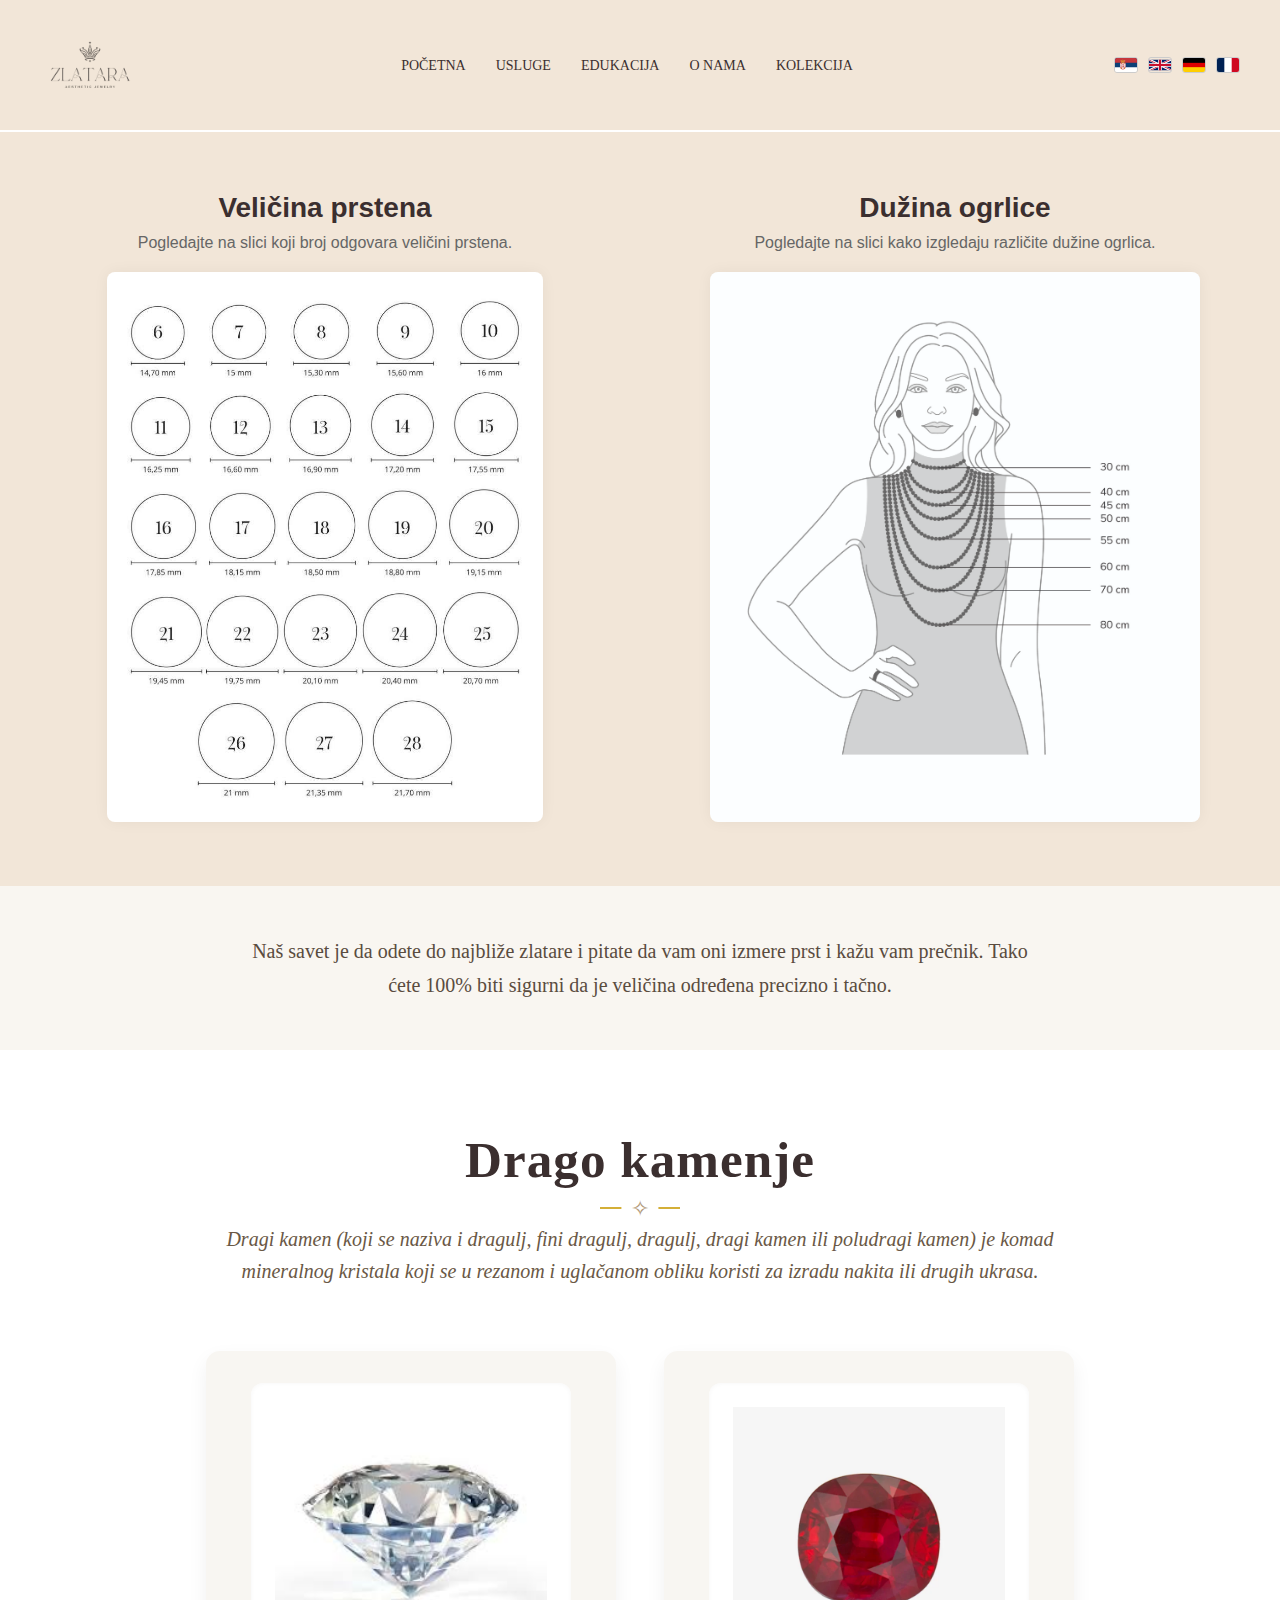
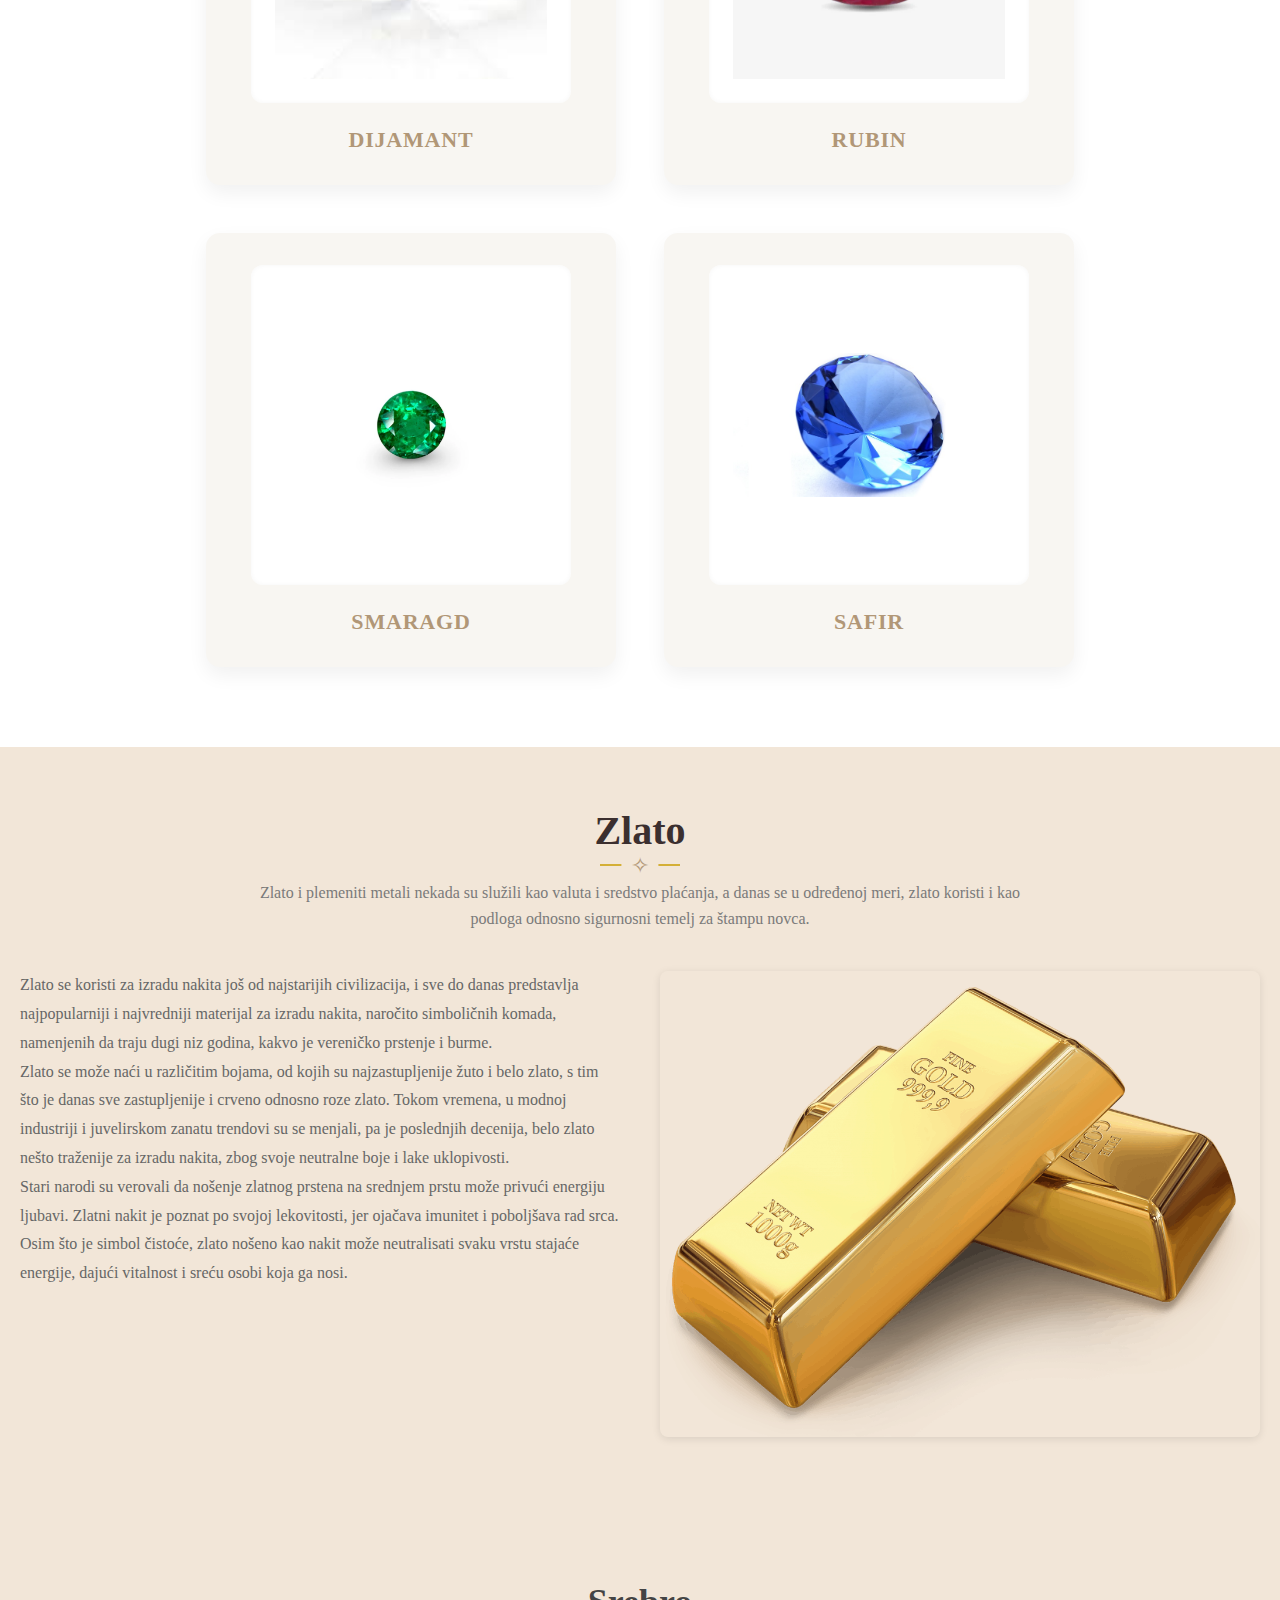
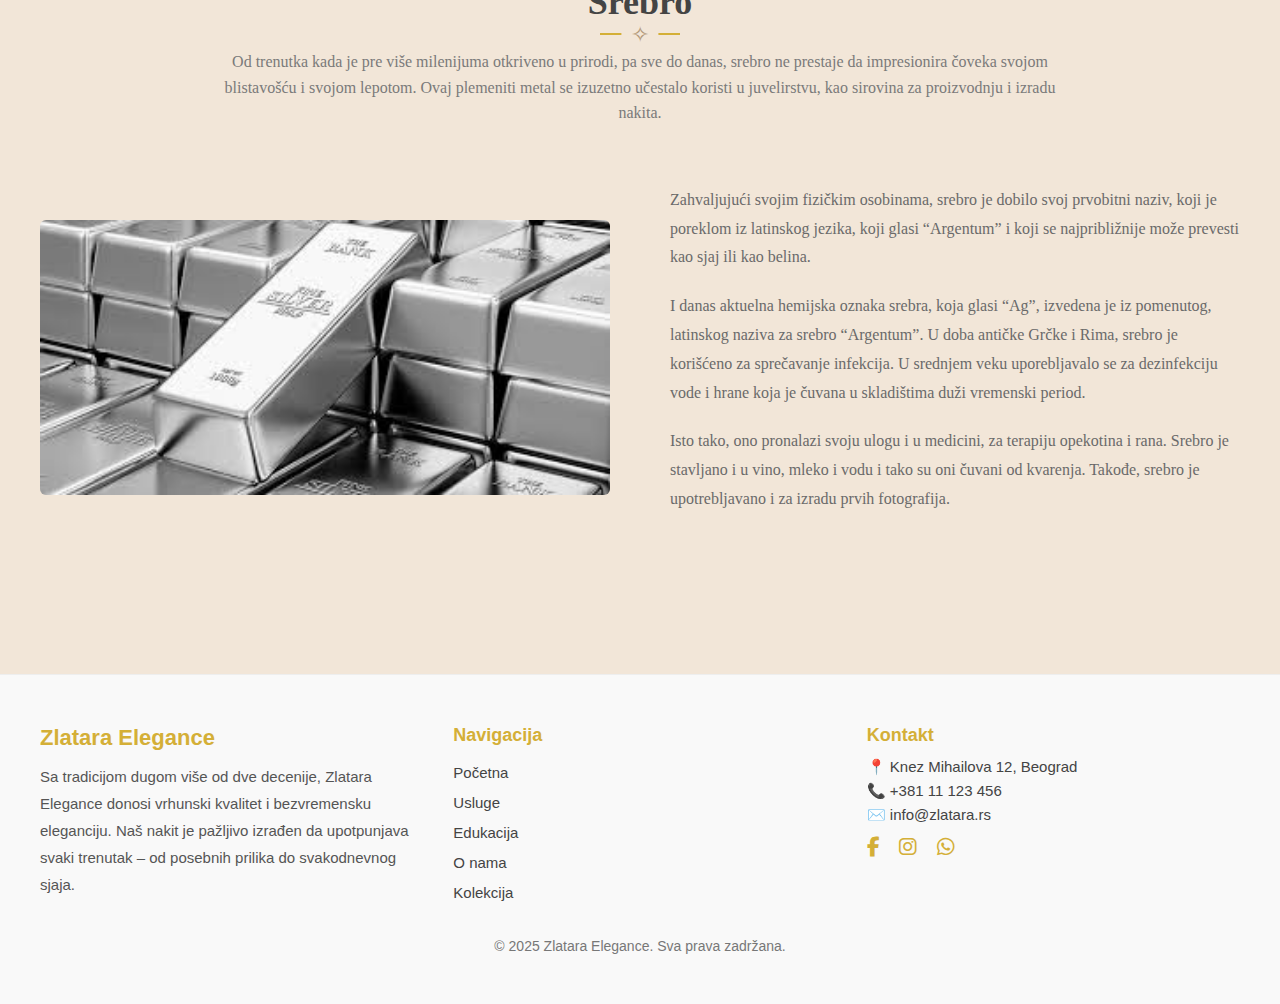
<file: edukacija.html>
<!DOCTYPE html>
<html lang="en">
<head>
    <meta charset="UTF-8">
    <meta name="viewport" content="width=device-width, initial-scale=1.0">
    <link rel="stylesheet" href="edukacija.css">
    <link rel="stylesheet" href="https://cdnjs.cloudflare.com/ajax/libs/font-awesome/6.5.0/css/all.min.css">
    <title>Edukacija</title>
</head>
<body>
      <header class="topbar">
  <div class="logo">
    <img src="Beige_Black_Classic_Elegant_Jewelry_Logo-removebg-preview.png" alt="Zlatara Logo">
  </div>
  <nav class="navbar">
    <ul>
      <li><a href="index.html">POČETNA</a></li>
      <li><a href="usluge.html">USLUGE</a></li>
      <li><a href="edukacija.html">EDUKACIJA</a></li>
      <li><a href="onama.html">O NAMA</a></li>
      <li><a href="proizvodi.html">KOLEKCIJA</a></li>
    </ul>
  </nav>

  <!-- HAMBURGER (sklonićemo ga CSS-om na desktopu) -->
  <div class="hamburger" aria-label="meni" title="meni">
    <i class="fas fa-bars"></i>
  </div>

  <div class="language-switcher">
    <img src="zastava srbija.svg" onclick="translateLanguage('sr')" alt="Srpski">
    <img src="zastava velike britanije.svg" onclick="translateLanguage('en')" alt="English">
    <img src="zastava nemacka.webp" onclick="translateLanguage('de')" alt="Deutsch">
    <img src="zastava francuske.png" onclick="translateLanguage('fr')" alt="Français">
  </div>

</header>







<section class="size-guide-section">
  <div class="size-guide-container">
    
    <div class="size-item">
      <h2>Veličina prstena</h2>
      <p>Pogledajte na slici koji broj odgovara veličini prstena.</p>
      <img src="velicina prstena.jpeg" alt="Tabela veličina prstena">
    </div>

    <div class="size-item">
      <h2>Dužina ogrlice</h2>
      <p>Pogledajte na slici kako izgledaju različite dužine ogrlica.</p>
      <img src="duzina ogrlice.jpg" alt="Tabela dužine ogrlica">
    </div>

  </div>
</section>




<section class="ring-size-advice">
  <div class="container">
    <p>
      Naš savet je da odete do najbliže zlatare i pitate da vam oni izmere prst i kažu vam prečnik. Tako ćete 100% biti sigurni da je veličina određena precizno i tačno.
    </p>
  </div>
</section>

<section class="gemstones-section">
  <h2 class="section-title">Drago kamenje</h2>
  <div class="section-divider" ><span class="icon"style="background-color: white;">✧</span></div>
  <p class="section-subtitle">
    Dragi kamen (koji se naziva i dragulj, fini dragulj, dragulj, dragi kamen ili poludragi kamen) je komad mineralnog kristala koji se u rezanom i uglačanom obliku koristi za izradu nakita ili drugih ukrasa.
  </p>
  <div class="gemstone-gallery">
    <div class="gemstone-item">
      <img src="dijamant.jpg" alt="Dijamant">
      <p>Dijamant</p>
    </div>
    <div class="gemstone-item">
      <img src="rubin.webp" alt="Rubin">
      <p>Rubin</p>
    </div>
    <div class="gemstone-item">
      <img src="smaragd.webp" alt="Smaragd">
      <p>Smaragd</p>
    </div>
    <div class="gemstone-item">
      <img src="safir.jpg" alt="Safir">
      <p>Safir</p>
    </div>
  </div>
</section>



<section class="gold-section">
  <div class="section-header">
    <h2>Zlato</h2>
    <div class="section-divider"><span class="icon">✧</span></div>
    <p>Zlato i plemeniti metali nekada su služili kao valuta i sredstvo plaćanja, a danas se u određenoj meri, zlato koristi i kao podloga odnosno sigurnosni temelj za štampu novca.</p>
  </div>
  
  <div class="gold-content">
    <div class="gold-text">
      <p>Zlato se koristi za izradu nakita još od najstarijih civilizacija, i sve do danas predstavlja najpopularniji i najvredniji materijal za izradu nakita, naročito simboličnih komada, namenjenih da traju dugi niz godina, kakvo je vereničko prstenje i burme.</p>

      <p>Zlato se može naći u različitim bojama, od kojih su najzastupljenije žuto i belo zlato, s tim što je danas sve zastupljenije i crveno odnosno roze zlato. Tokom vremena, u modnoj industriji i juvelirskom zanatu trendovi su se menjali, pa je poslednjih decenija, belo zlato nešto traženije za izradu nakita, zbog svoje neutralne boje i lake uklopivosti.</p>

      <p>Stari narodi su verovali da nošenje zlatnog prstena na srednjem prstu može privući energiju ljubavi. Zlatni nakit je poznat po svojoj lekovitosti, jer ojačava imunitet i poboljšava rad srca. Osim što je simbol čistoće, zlato nošeno kao nakit može neutralisati svaku vrstu stajaće energije, dajući vitalnost i sreću osobi koja ga nosi.</p>
    </div>

    <div class="gold-image">
      <img src="zlato.png" alt="Zlatne kuglice">
    </div>
  </div>
</section>

<section class="metal-section">
  <div class="metal-heading">
    <h2>Srebro</h2>
    <div class="section-divider"><span class="icon">✧</span></div>
    <p class="subtitle">
      Od trenutka kada je pre više milenijuma otkriveno u prirodi, pa sve do danas, srebro ne prestaje da impresionira čoveka svojom blistavošću i svojom lepotom. Ovaj plemeniti metal se izuzetno učestalo koristi u juvelirstvu, kao sirovina za proizvodnju i izradu nakita.
    </p>
  </div>

  <div class="metal-content reverse">
    <div class="metal-image">
      <img src="srebro.jpg" alt="Srebro">
    </div>
    <div class="metal-text">
      <p>
        Zahvaljujući svojim fizičkim osobinama, srebro je dobilo svoj prvobitni naziv, koji je poreklom iz latinskog jezika, koji glasi “Argentum” i koji se najpribližnije može prevesti kao sjaj ili kao belina.
      </p>
      <p>
        I danas aktuelna hemijska oznaka srebra, koja glasi “Ag”, izvedena je iz pomenutog, latinskog naziva za srebro “Argentum”. U doba antičke Grčke i Rima, srebro je korišćeno za sprečavanje infekcija. U srednjem veku uporebljavalo se za dezinfekciju vode i hrane koja je čuvana u skladištima duži vremenski period.
      </p>
      <p>
        Isto tako, ono pronalazi svoju ulogu i u medicini, za terapiju opekotina i rana. Srebro je stavljano i u vino, mleko i vodu i tako su oni čuvani od kvarenja. Takođe, srebro je upotrebljavano i za izradu prvih fotografija.
      </p>
    </div>
  </div>
</section>



<!-- FOOTER -->
<footer style="background-color: #f9f9f9; color: #444; padding: 50px 20px; margin-top: 60px; border-top: 1px solid #eee; font-family: 'Segoe UI', sans-serif;">
  <div style="max-width: 1200px; margin: auto; display: flex; flex-wrap: wrap; justify-content: space-between; gap: 40px;">

    <!-- Logo i opis -->
    <div style="flex: 1; min-width: 260px;">
      <h2 style="color: #d4af37; margin-bottom: 12px; font-size: 22px;">Zlatara Elegance</h2>
      <p style="font-size: 15px; line-height: 1.8; color:#555;">
        Sa tradicijom dugom više od dve decenije, Zlatara Elegance donosi vrhunski kvalitet i bezvremensku
        eleganciju. Naš nakit je pažljivo izrađen da upotpunjava svaki trenutak – od posebnih prilika do svakodnevnog sjaja.
      </p>
    </div>

    <!-- Navigacija -->
    <div style="flex: 1; min-width: 200px;">
      <h3 style="color: #d4af37; margin-bottom: 12px; font-size: 18px;">Navigacija</h3>
      <ul style="list-style: none; padding: 0; font-size: 15px; line-height: 2;">
        <li><a href="index.html" style="color: #444; text-decoration: none;">Početna</a></li>
        <li><a href="usluge.html" style="color: #444; text-decoration: none;">Usluge</a></li>
        <li><a href="edukacija.html" style="color: #444; text-decoration: none;">Edukacija</a></li>
        <li><a href="onama.html" style="color: #444; text-decoration: none;">O nama</a></li>
        <li><a href="proizvodi.html" style="color: #444; text-decoration: none;">Kolekcija</a></li>
        
        
      </ul>
    </div>

    <!-- Kontakt i društvene mreže -->
    <div style="flex: 1; min-width: 240px;">
      <h3 style="color: #d4af37; margin-bottom: 12px; font-size: 18px;">Kontakt</h3>
      <p style="font-size: 15px; margin: 6px 0;">📍 Knez Mihailova 12, Beograd</p>
      <p style="font-size: 15px; margin: 6px 0;">📞 +381 11 123 456</p>
      <p style="font-size: 15px; margin: 6px 0;">✉️ info@zlatara.rs</p>
      <div style="margin-top: 12px; font-size: 20px;">
        <a href="#" style="margin-right: 14px; color: #d4af37; transition: 0.3s;"><i class="fab fa-facebook-f"></i></a>
        <a href="#" style="margin-right: 14px; color: #d4af37; transition: 0.3s;"><i class="fab fa-instagram"></i></a>
        <a href="#" style="margin-right: 14px; color: #d4af37; transition: 0.3s;"><i class="fab fa-whatsapp"></i></a>
      </div>
    </div>
  </div>

  <div style="text-align: center; margin-top: 30px; font-size: 14px; color: #777;">
    © 2025 Zlatara Elegance. Sva prava zadržana.
  </div>
</footer>
<!-- Google Translate skriveni element -->
  <div id="google_translate_element" style="display:none;"></div>
  <script type="text/javascript">
    function googleTranslateElementInit() {
      new google.translate.TranslateElement({
        pageLanguage: 'sr',
        autoDisplay: false
      }, 'google_translate_element');
    }

    /*function translateLanguage(lang) {
      var select = document.querySelector(".goog-te-combo");
      if (select) {
        select.value = lang;
        select.dispatchEvent(new Event("change"));
      }
    }*/
   function translateLanguage(lang) {
  // Sačuvaj izbor jezika u localStorage
  localStorage.setItem('selectedLanguage', lang);

  if (lang === 'sr') {
    // Vrati originalan tekst (ukloni prevod)
    document.cookie = "googtrans=;expires=Thu, 01 Jan 1970 00:00:00 UTC;path=/;";
    location.reload(); 
  } else {
    // Pokreni prevod
    var select = document.querySelector(".goog-te-combo");
    if (select) {
      select.value = lang;
      select.dispatchEvent(new Event("change"));
    }
  }
}
// Pri učitavanju stranice: automatski primeni jezik iz localStorage
document.addEventListener('DOMContentLoaded', () => {
  const savedLang = localStorage.getItem('selectedLanguage') || 'sr';
  if (savedLang !== 'sr') {
    var select = document.querySelector(".goog-te-combo");
    if (select) {
      select.value = savedLang;
      select.dispatchEvent(new Event("change"));
    }
  }
});

  </script>
  <script type="text/javascript" src="//translate.google.com/translate_a/element.js?cb=googleTranslateElementInit"></script>
<!-- MALI JS za hamburger i auto-zatvaranje pri resize-u -->
<script>
  (function(){
    const hamburger = document.querySelector('.hamburger');
    const navbar = document.querySelector('.navbar');

    if (!hamburger || !navbar) return;

    hamburger.addEventListener('click', () => {
      navbar.classList.toggle('active');
      // kada se otvori meni, pomeri language-switcher u meni (stilovi u CSS)
      document.body.classList.toggle('menu-open');
    });

    // zatvori meni kad se klikne na link (mobilno)
    navbar.querySelectorAll('a').forEach(a => {
      a.addEventListener('click', () => {
        if (navbar.classList.contains('active')) {
          navbar.classList.remove('active');
          document.body.classList.remove('menu-open');
        }
      });
    });

    // na resize > 768 ukloni active (vrati desktop ponašanje)
    window.addEventListener('resize', () => {
      if (window.innerWidth > 768) {
        navbar.classList.remove('active');
        document.body.classList.remove('menu-open');
      }
    });
  })();
</script>
</body>

</html>
</file>
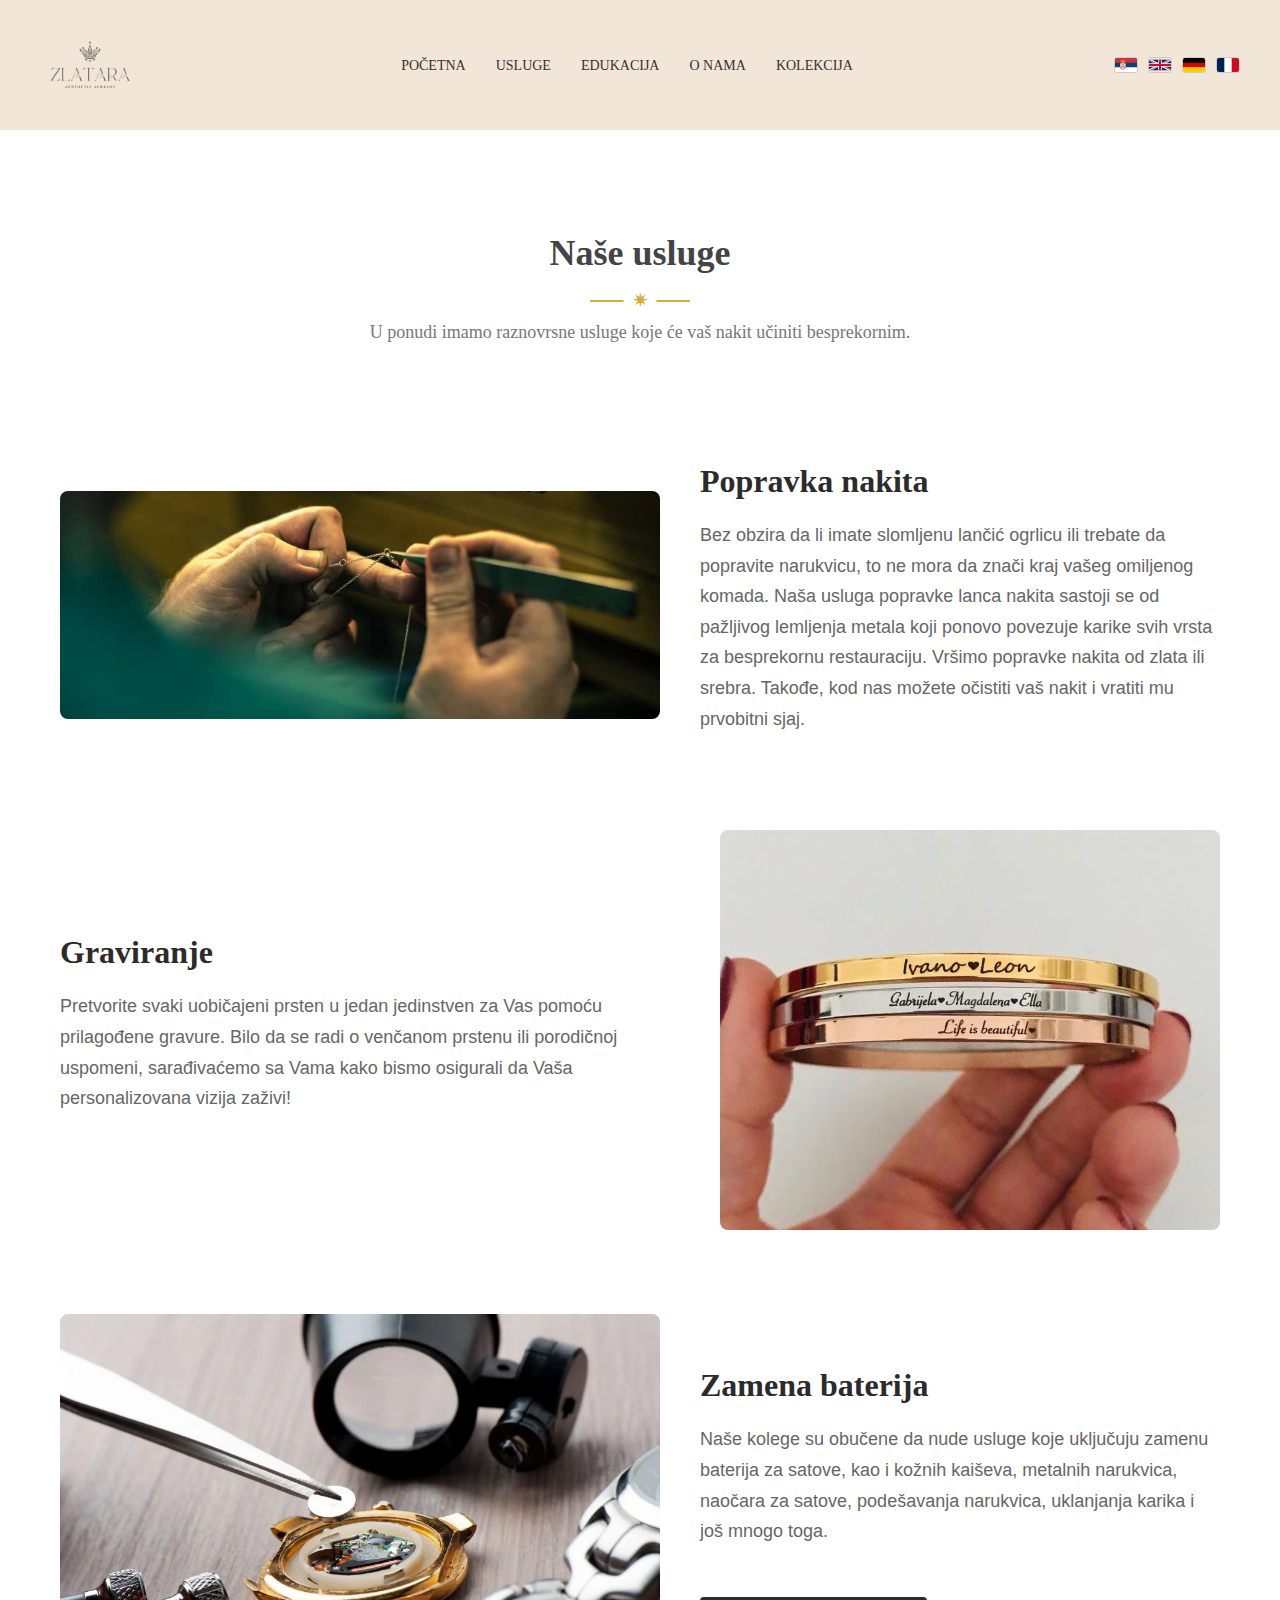
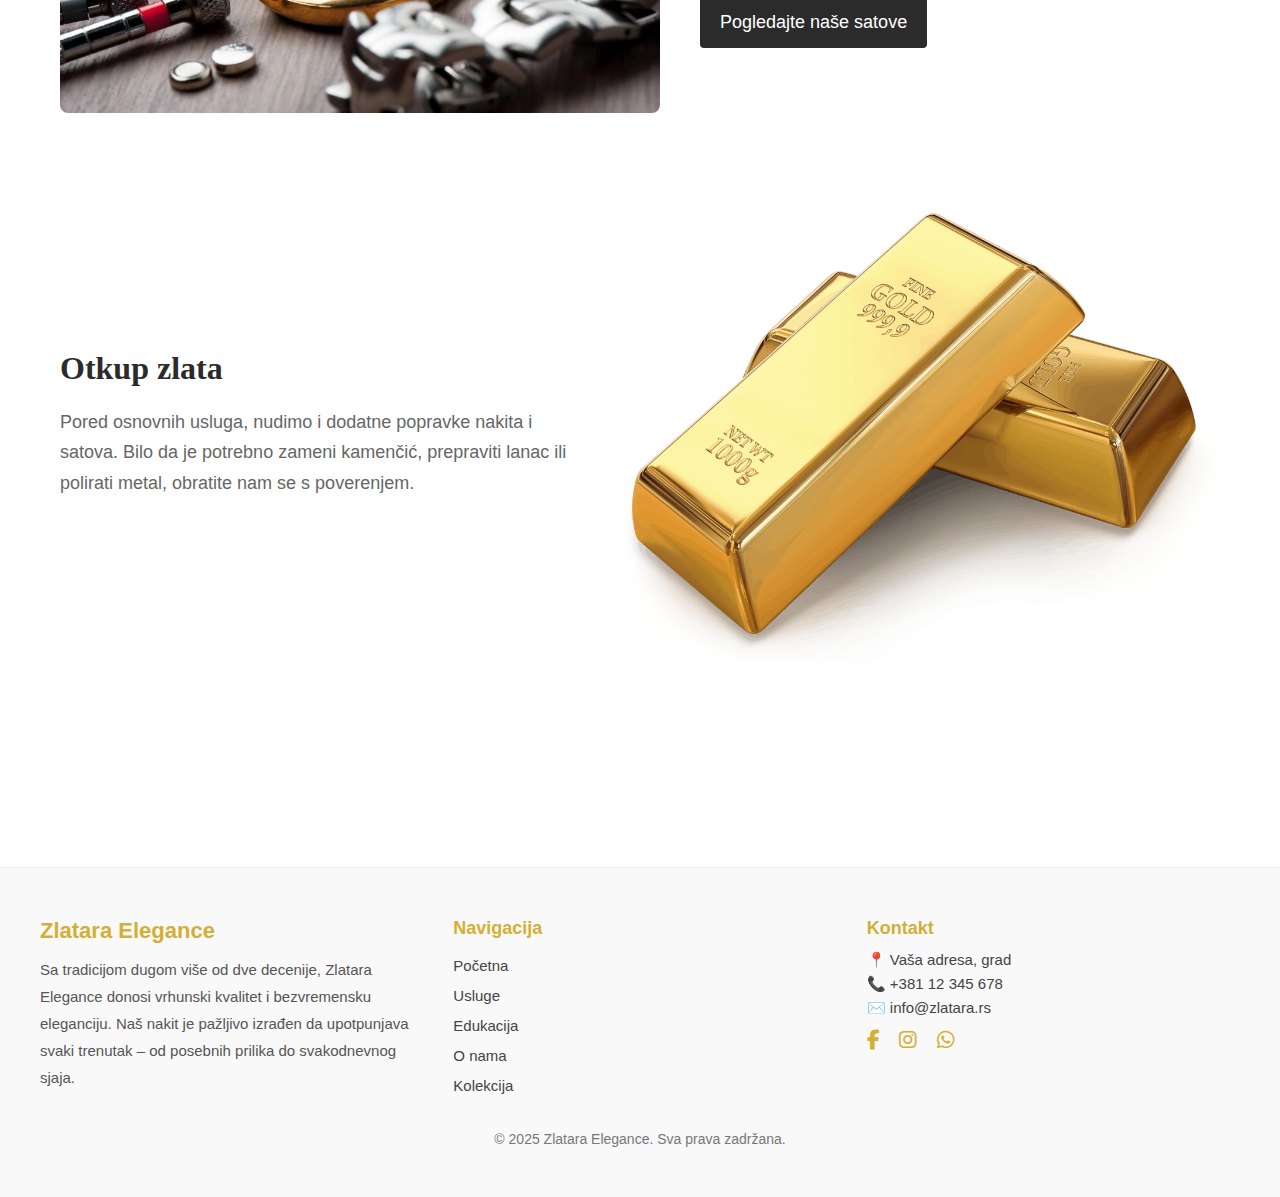
<file: usluge.html>
<!DOCTYPE html>
<html lang="en">
<head>
    <meta charset="UTF-8">
    <meta name="viewport" content="width=device-width, initial-scale=1.0">
    <link rel="stylesheet" href="https://cdnjs.cloudflare.com/ajax/libs/font-awesome/6.5.0/css/all.min.css">
    <link rel="stylesheet" href="usluge.css">
    <title>Naše usluge</title>
</head>
<body>
    <header class="topbar">
  <div class="logo">
    <img src="Beige_Black_Classic_Elegant_Jewelry_Logo-removebg-preview.png" alt="Zlatara Logo">
  </div>
  <nav class="navbar">
    <ul>
      <li><a href="index.html">POČETNA</a></li>
      <li><a href="usluge.html">USLUGE</a></li>
      <li><a href="edukacija.html">EDUKACIJA</a></li>
      <li><a href="onama.html">O NAMA</a></li>
      <li><a href="proizvodi.html">KOLEKCIJA</a></li>
    </ul>
  </nav>

  <!-- HAMBURGER (sklonićemo ga CSS-om na desktopu) -->
  <div class="hamburger" aria-label="meni" title="meni">
    <i class="fas fa-bars"></i>
  </div>

  <div class="language-switcher">
    <img src="zastava srbija.svg" onclick="translateLanguage('sr')" alt="Srpski">
    <img src="zastava velike britanije.svg" onclick="translateLanguage('en')" alt="English">
    <img src="zastava nemacka.webp" onclick="translateLanguage('de')" alt="Deutsch">
    <img src="zastava francuske.png" onclick="translateLanguage('fr')" alt="Français">
  </div>

</header>


<div class="section-heading">
  <h2>Naše usluge</h2>
  <div class="section-divider"><span>✷</span></div>
  <p>U ponudi imamo raznovrsne usluge koje će vaš nakit učiniti besprekornim.</p>
</div>








<section class="services-section">
  <div class="service-block">
    <div class="service-image">
      <img src="popravka nakita.webp" alt="Popravka nakita">
    </div>
    <div class="service-text">
      <h2>Popravka nakita</h2>
      <p>
        Bez obzira da li imate slomljenu lančić ogrlicu ili trebate da popravite narukvicu, to ne mora da znači kraj vašeg omiljenog komada.
        Naša usluga popravke lanca nakita sastoji se od pažljivog lemljenja metala koji ponovo povezuje karike svih vrsta za besprekornu restauraciju.
        Vršimo popravke nakita od zlata ili srebra. Takođe, kod nas možete očistiti vaš nakit i vratiti mu prvobitni sjaj.
      </p>
    </div>
  </div>

  <div class="service-block reverse">
    <div class="service-image">
      <img src="graviranje.jpg" alt="Graviranje">
    </div>
    <div class="service-text">
      <h2>Graviranje</h2>
      <p>
        Pretvorite svaki uobičajeni prsten u jedan jedinstven za Vas pomoću prilagođene gravure. 
        Bilo da se radi o venčanom prstenu ili porodičnoj uspomeni, sarađivaćemo sa Vama kako bismo osigurali da Vaša personalizovana vizija zaživi!
      </p>
    </div>
  </div>

  <div class="service-block">
    <div class="service-image">
      <img src="menjanje baterija.webp" alt="Zamena baterija">
    </div>
    <div class="service-text">
      <h2>Zamena baterija</h2>
      <p>
        Naše kolege su obučene da nude usluge koje uključuju zamenu baterija za satove, kao i kožnih kaiševa, metalnih narukvica, naočara za satove, podešavanja narukvica, uklanjanja karika i još mnogo toga.
        <br><br>
        <a class="button-link" href="#satovi">Pogledajte naše satove</a>
      </p>
    </div>
  </div>

  <div class="service-block reverse">
    <div class="service-image">
      <img src="zlato.png" alt="Dodatne usluge">
    </div>
    <div class="service-text">
      <h2>Otkup zlata</h2>
      <p>
        Pored osnovnih usluga, nudimo i dodatne popravke nakita i satova. Bilo da je potrebno zameni kamenčić, prepraviti lanac ili polirati metal, obratite nam se s poverenjem.
      </p>
    </div>
  </div>
</section>










<!-- FOOTER -->
<footer style="background-color: #f9f9f9; color: #444; padding: 50px 20px; margin-top: 60px; border-top: 1px solid #eee; font-family: 'Segoe UI', sans-serif;">
  <div style="max-width: 1200px; margin: auto; display: flex; flex-wrap: wrap; justify-content: space-between; gap: 40px;">

    <!-- Logo i opis -->
    <div style="flex: 1; min-width: 260px;">
      <h2 style="color: #d4af37; margin-bottom: 12px; font-size: 22px;">Zlatara Elegance</h2>
      <p style="font-size: 15px; line-height: 1.8; color:#555;">
        Sa tradicijom dugom više od dve decenije, Zlatara Elegance donosi vrhunski kvalitet i bezvremensku
        eleganciju. Naš nakit je pažljivo izrađen da upotpunjava svaki trenutak – od posebnih prilika do svakodnevnog sjaja.
      </p>
    </div>

    <!-- Navigacija -->
    <div style="flex: 1; min-width: 200px;">
      <h3 style="color: #d4af37; margin-bottom: 12px; font-size: 18px;">Navigacija</h3>
      <ul style="list-style: none; padding: 0; font-size: 15px; line-height: 2;">
        <li><a href="index.html" style="color: #444; text-decoration: none;">Početna</a></li>
        <li><a href="usluge.html" style="color: #444; text-decoration: none;">Usluge</a></li>
        <li><a href="edukacija.html" style="color: #444; text-decoration: none;">Edukacija</a></li>
        <li><a href="onama.html" style="color: #444; text-decoration: none;">O nama</a></li>
        <li><a href="proizvodi.html" style="color: #444; text-decoration: none;">Kolekcija</a></li>
        
        
      </ul>
    </div>

    <!-- Kontakt i društvene mreže -->
    <div style="flex: 1; min-width: 240px;">
      <h3 style="color: #d4af37; margin-bottom: 12px; font-size: 18px;">Kontakt</h3>
      <p style="font-size: 15px; margin: 6px 0;">📍 Vaša adresa, grad</p>
      <p style="font-size: 15px; margin: 6px 0;">📞 +381 12 345 678</p>
      <p style="font-size: 15px; margin: 6px 0;">✉️ info@zlatara.rs</p>
      <div style="margin-top: 12px; font-size: 20px;">
        <a href="#" style="margin-right: 14px; color: #d4af37; transition: 0.3s;"><i class="fab fa-facebook-f"></i></a>
        <a href="#" style="margin-right: 14px; color: #d4af37; transition: 0.3s;"><i class="fab fa-instagram"></i></a>
        <a href="#" style="margin-right: 14px; color: #d4af37; transition: 0.3s;"><i class="fab fa-whatsapp"></i></a>
      </div>
    </div>
  </div>

  <div style="text-align: center; margin-top: 30px; font-size: 14px; color: #777;">
    © 2025 Zlatara Elegance. Sva prava zadržana.
  </div>
</footer>
<!-- Google Translate skriveni element -->
  <div id="google_translate_element" style="display:none;"></div>
  <script type="text/javascript">
    function googleTranslateElementInit() {
      new google.translate.TranslateElement({
        pageLanguage: 'sr',
        autoDisplay: false
      }, 'google_translate_element');
    }

    /*function translateLanguage(lang) {
      var select = document.querySelector(".goog-te-combo");
      if (select) {
        select.value = lang;
        select.dispatchEvent(new Event("change"));
      }
    }*/
   function translateLanguage(lang) {
  // Sačuvaj izbor jezika u localStorage
  localStorage.setItem('selectedLanguage', lang);

  if (lang === 'sr') {
    // Vrati originalan tekst (ukloni prevod)
    document.cookie = "googtrans=;expires=Thu, 01 Jan 1970 00:00:00 UTC;path=/;";
    location.reload(); 
  } else {
    // Pokreni prevod
    var select = document.querySelector(".goog-te-combo");
    if (select) {
      select.value = lang;
      select.dispatchEvent(new Event("change"));
    }
  }
}
// Pri učitavanju stranice: automatski primeni jezik iz localStorage
document.addEventListener('DOMContentLoaded', () => {
  const savedLang = localStorage.getItem('selectedLanguage') || 'sr';
  if (savedLang !== 'sr') {
    var select = document.querySelector(".goog-te-combo");
    if (select) {
      select.value = savedLang;
      select.dispatchEvent(new Event("change"));
    }
  }
});

  </script>
  <script type="text/javascript" src="//translate.google.com/translate_a/element.js?cb=googleTranslateElementInit"></script>
<script>
  (function(){
    const hamburger = document.querySelector('.hamburger');
    const navbar = document.querySelector('.navbar');

    if (!hamburger || !navbar) return;

    hamburger.addEventListener('click', () => {
      navbar.classList.toggle('active');
      // kada se otvori meni, pomeri language-switcher u meni (stilovi u CSS)
      document.body.classList.toggle('menu-open');
    });

    // zatvori meni kad se klikne na link (mobilno)
    navbar.querySelectorAll('a').forEach(a => {
      a.addEventListener('click', () => {
        if (navbar.classList.contains('active')) {
          navbar.classList.remove('active');
          document.body.classList.remove('menu-open');
        }
      });
    });

    // na resize > 768 ukloni active (vrati desktop ponašanje)
    window.addEventListener('resize', () => {
      if (window.innerWidth > 768) {
        navbar.classList.remove('active');
        document.body.classList.remove('menu-open');
      }
    });
  })();
</script>
<script>
  (function(){
    const hamburger = document.querySelector('.hamburger');
    const navbar = document.querySelector('.navbar');

    if (!hamburger || !navbar) return;

    hamburger.addEventListener('click', () => {
      navbar.classList.toggle('active');
      // kada se otvori meni, pomeri language-switcher u meni (stilovi u CSS)
      document.body.classList.toggle('menu-open');
    });

    // zatvori meni kad se klikne na link (mobilno)
    navbar.querySelectorAll('a').forEach(a => {
      a.addEventListener('click', () => {
        if (navbar.classList.contains('active')) {
          navbar.classList.remove('active');
          document.body.classList.remove('menu-open');
        }
      });
    });

    // na resize > 768 ukloni active (vrati desktop ponašanje)
    window.addEventListener('resize', () => {
      if (window.innerWidth > 768) {
        navbar.classList.remove('active');
        document.body.classList.remove('menu-open');
      }
    });
  })();
</script>
<script>
  (function(){
    const hamburger = document.querySelector('.hamburger');
    const navbar = document.querySelector('.navbar');

    if (!hamburger || !navbar) return;

    hamburger.addEventListener('click', () => {
      navbar.classList.toggle('active');
      // kada se otvori meni, pomeri language-switcher u meni (stilovi u CSS)
      document.body.classList.toggle('menu-open');
    });

    // zatvori meni kad se klikne na link (mobilno)
    navbar.querySelectorAll('a').forEach(a => {
      a.addEventListener('click', () => {
        if (navbar.classList.contains('active')) {
          navbar.classList.remove('active');
          document.body.classList.remove('menu-open');
        }
      });
    });

    // na resize > 768 ukloni active (vrati desktop ponašanje)
    window.addEventListener('resize', () => {
      if (window.innerWidth > 768) {
        navbar.classList.remove('active');
        document.body.classList.remove('menu-open');
      }
    });
  })();
</script>
<script>
/* Robust overlay-based language switcher */
(function(){
  function safeQuery(sel){ return document.querySelector(sel); }

  function init() {
    const lang = safeQuery('.language-switcher');
    if (!lang) {
      console.warn('[LangOverlay] .language-switcher not found');
      return;
    }

    // Napravi toggle ako ga nema
    let toggle = lang.querySelector('.lang-toggle-badge');
    if (!toggle) {
      toggle = document.createElement('button');
      toggle.className = 'lang-toggle-badge';
      toggle.type = 'button';
      toggle.setAttribute('aria-label','Promeni jezik');
      toggle.innerHTML = '<i class="fas fa-globe"></i>';
      lang.prepend(toggle);
    }

    let overlay = null;

    // Helper: ekstraktuj kod jezika iz originalnog img onclick ili data-lang
    function getLangCodeFromImg(img) {
      if (!img) return null;
      const onclick = img.getAttribute('onclick') || '';
      const m = onclick.match(/translateLanguage\(['"]?([a-z]{2})['"]?\)/i);
      if (m) return m[1];
      if (img.dataset && img.dataset.lang) return img.dataset.lang;
      // fallback: pokušaj iz url-a (npr. /w20/rs.png -> rs)
      try {
        const src = img.getAttribute('src') || '';
        const code = src.replace(/.*\/([a-z]{2})\.(png|webp|jpg|jpeg)$/i, '$1');
        if (code && code.length===2) return code;
      } catch(e){}
      return null;
    }

    function buildOverlay() {
      // ukloni postojeći ako postoji
      if (overlay) overlay.remove();

      overlay = document.createElement('div');
      overlay.className = 'lang-overlay';
      // kloniraj sve zastavice iz originalnog .language-switcher (osim toggle dugmeta)
      const imgs = Array.from(lang.querySelectorAll('img'));
      if (imgs.length === 0) {
        // fallback: ako nema zastavica, ukloni overlay
        return null;
      }
      imgs.forEach((img) => {
        const clone = document.createElement('img');
        clone.src = img.src;
        clone.alt = img.alt || '';
        // sačuvaj eventualni data-lang ako postoji
        const code = getLangCodeFromImg(img);
        if (code) clone.dataset.lang = code;
        // klik handler za clone
        clone.addEventListener('click', function(e){
          e.stopPropagation();
          const c = clone.dataset.lang || getLangCodeFromImg(img);
          if (c) {
            try { translateLanguage(c); } catch(err){ console.warn('translateLanguage not found', err); }
          }
          removeOverlay();
        });
        overlay.appendChild(clone);
      });

      // append overlay to body
      document.body.appendChild(overlay);
      return overlay;
    }

    function removeOverlay() {
      if (!overlay) return;
      overlay.remove();
      overlay = null;
      // restore focus on toggle
      toggle.focus();
    }

    function positionOverlay() {
      if (!overlay) return;
      const rect = toggle.getBoundingClientRect();
      const dropdownRect = overlay.getBoundingClientRect();
      const dropdownHeight = overlay.scrollHeight || dropdownRect.height;
      const spaceBelow = window.innerHeight - rect.bottom;
      const spaceAbove = rect.top;

      // preferiraj ispod
      if (spaceBelow >= dropdownHeight + 12) {
        overlay.style.position = 'fixed';
        overlay.style.top = (rect.bottom + 8) + 'px';
        overlay.style.left = Math.max(8, rect.left) + 'px';
        overlay.style.bottom = '';
      } else if (spaceAbove >= dropdownHeight + 12) {
        overlay.style.position = 'fixed';
        overlay.style.left = Math.max(8, rect.left) + 'px';
        overlay.style.bottom = (window.innerHeight - rect.top + 8) + 'px';
        overlay.style.top = '';
      } else {
        // fallback - pozicioniraj ispod i dozvoli skrolovanje u overlayu
        overlay.style.position = 'fixed';
        overlay.style.top = (rect.bottom + 8) + 'px';
        overlay.style.left = Math.max(8, rect.left) + 'px';
        overlay.style.bottom = '';
      }

      // osiguraj da overlay ne prelazi desno
      const rr = overlay.getBoundingClientRect();
      const overflowRight = rr.right - window.innerWidth;
      if (overflowRight > 8) {
        const newLeft = Math.max(8, rect.left - overflowRight - 8);
        overlay.style.left = newLeft + 'px';
      }
    }

    // toggle click
    function onToggle(e){
      e.stopPropagation();
      if (overlay) { removeOverlay(); return; }
      buildOverlay();
      requestAnimationFrame(() => positionOverlay());
    }
    toggle.addEventListener('click', onToggle);
    toggle.addEventListener('touchstart', function(e){ e.preventDefault(); onToggle(e); }, {passive:false});

    // klik izvan overlay -> zatvori
    document.addEventListener('click', function(ev){
      if (!overlay) return;
      if (!overlay.contains(ev.target) && ev.target !== toggle) removeOverlay();
    });

    // ESC zatvara overlay
    document.addEventListener('keydown', function(e){
      if (!overlay) return;
      if (e.key === 'Escape') removeOverlay();
    });

    // resize -> reposition or remove
    let rt;
    window.addEventListener('resize', function(){
      clearTimeout(rt);
      rt = setTimeout(() => {
        if (!overlay) return;
        // pokušaj da ga pomerimo u viewport, ako nema mesta zatvori
        positionOverlay();
      }, 120);
    });

    // touchmove ili scroll -> zatvori jer pozicija može da se izmeni
    window.addEventListener('scroll', function(){
      if (overlay) {
        // ne zatvaramo odmah, već pomerimo overlay; ali da budemo sigurni,
        // zatvori ako overlay daleko od viewporta
        positionOverlay();
      }
    }, {passive:true});

    console.log('[LangOverlay] initialized');
  } // init

  if (document.readyState === 'loading') {
    document.addEventListener('DOMContentLoaded', init);
  } else init();

})();
</script>
</body>
</html>
</file>
<file: edukacija.css>
* {
  margin: 0;
  padding: 0;
  box-sizing: border-box;
}
html, body {
  margin: 0;
  padding: 0;
 
}
body{
    background-color:#f2e6d8;
}

.topbar {
  display: flex;
  align-items: center;
  justify-content: space-between;
  background-color: #f2e6d8; 
  padding: 15px 40px;
  color: #d4af37; /* zlatna */
   border-bottom: white 2px solid;
}

.topbar .logo {
  display: flex;
  align-items: center;
  gap: 15px;
}

.topbar .logo img {
  height: 100px; /* prilagodi po potrebi */
}
.navbar ul {
  display: flex;
  list-style: none;
  gap: 30px;
  margin: 0;
  padding: 0;
}

.navbar a {
  text-decoration: none;
  color:  #3b2f2f; /* tamnija braon nijansa */
  font-weight: 500;
  font-size: 14px;
  transition: color 0.2s ease;

}

.navbar a:hover {
  color: #ffffff;
}




.size-guide-section {
  padding: 60px 20px;
  background-color: transparent;
  font-family: 'Poppins', sans-serif;
}

.size-guide-container {
  display: flex;
  flex-wrap: wrap;
  justify-content: center;
  gap: 60px;
  max-width: 1200px;
  margin: 0 auto;
  align-items: flex-start;
}

.size-item {
  flex: 1 1 400px;
  text-align: center;
}

.size-item h2 {
  font-size: 28px;
  color: #3b2f2f;
  margin-bottom: 10px;
}

.size-item p {
  font-size: 16px;
  color: #666;
  margin-bottom: 20px;
}

.size-item img {
 
  height: 550px;
  width: auto; 
  border-radius: 8px;
  box-shadow: 0 0 15px rgba(0,0,0,0.05);
}


.ring-size-advice {
  background-color: #f9f6f1;
  padding: 3rem 1rem;
  text-align: center;
}

.ring-size-advice p {
  font-size: 20px;
  color: #5a4c3f;
  max-width: 800px;
  margin: 0 auto;
  line-height: 1.7;
  font-family: 'Playfair Display', serif;
  font-weight: 400;
}

.gemstones-section {
  text-align: center;
  padding: 5rem 2rem;
  background-color: #fff;
}

.section-title {
  font-size: 3.2rem;
  color: #3b2f2f;
  font-family: 'Cinzel', serif;
  margin-bottom: 0.5rem;
  letter-spacing: 1px;
}

.section-divider {
  margin: 0 auto 2rem;
  width: 120px;
  height: 2px;
  background-color: #b19777;
  position: relative;
}

.section-divider .icon {
  position: absolute;
  left: 50%;
  top: -12px;
  transform: translateX(-50%);
  background: #f2e6d8;
  padding: 0 0.6rem;
  font-size: 1.4rem;
  color: #b19777;
}

.section-subtitle {
  color: #6a5845;
  font-size: 20px;
  max-width: 900px;
  margin: 0 auto 4rem;
  font-family: 'Playfair Display', serif;
  font-style: italic;
  line-height: 1.6;
}

.gemstone-gallery {
  display: grid;
  grid-template-columns: repeat(2, 1fr); /* tačno dva u redu */
  gap: 3rem;
  max-width: 900px;
  margin: 0 auto;
  padding: 0 1rem;
}

.gemstone-item {
  display: flex;
  flex-direction: column;
  align-items: center;
  padding: 2rem 1rem;
  background: #f8f6f2;
  border-radius: 14px;
  box-shadow: 0 8px 20px rgba(0,0,0,0.06);
  transition: transform 0.3s ease;
}

.gemstone-item:hover {
  transform: scale(1.03);
}

.gemstone-item img {
  width: 100%;
  max-width: 320px;
  aspect-ratio: 1/1;
  object-fit: contain;
  background: #fff;
  border-radius: 12px;
  padding: 1.5rem;
  box-shadow: inset 0 0 5px rgba(0,0,0,0.04);
}

.gemstone-item p {
  margin-top: 1.5rem;
  font-size: 22px;
  font-weight: 600;
  color: #b19777;
  font-family: 'Playfair Display', serif;
  letter-spacing: 0.8px;
  text-transform: uppercase;
}


.gold-section {
  padding: 60px 20px;
  /*background-color: #fff;*/
    background-color: transparent;
  font-family: 'Playfair Display', serif;
  color: #3b2f2f;
}

.section-header {
  text-align: center;
  margin-bottom: 40px;
}

.section-header h2 {
  font-size: 2.5rem;
  color: #3b2f2f;
}

.section-header {
  text-align: center;
  margin-bottom: 40px;
}

.section-divider {
  display: inline-block;
  margin: 10px auto;
  border-bottom: 2px solid #d4af37;
  width: 80px;
  position: relative;
}

.section-divider span {
  position: absolute;
  left: 50%;
  top: 50%;
  transform: translate(-50%, -60%);
  /*background-color: white;*/
    background-color: transparent;
  color: #d4af37;
  font-size: 18px;
  padding: 0 6px;
}


.section-header p {
  max-width: 800px;
  margin: 0 auto;
  font-size: 16px;
  color: #7a7a7a;
  line-height: 1.6;
}

.gold-content {
  display: flex;
  flex-wrap: wrap;
  gap: 40px;
  align-items: flex-start;
  justify-content: center;
}

.gold-text {
  flex: 1;
  min-width: 300px;
  max-width: 600px;
  font-size: 16px;
  color: #666;
  line-height: 1.8;
}

.gold-image {
  flex: 1;
  min-width: 300px;
  max-width: 600px;
  text-align: center;
}

.gold-image img {
  width: 100%;
  max-height: 500px;
  object-fit: cover;
  border-radius: 8px;
  box-shadow: 0 2px 8px rgba(0,0,0,0.1);
}
.metal-section {
  padding: 80px 40px;
  /*background-color: #fff;*/
  background-color: transparent;
  color: #666;
  max-width: 100%;
  margin: 0 auto;
 
}

.metal-heading {
  text-align: center;
  margin-bottom: 60px;
}

.metal-heading h2 {
  font-size: 36px;
  font-weight: bold;
  color: #444;
}

/*.section-divider {
  display: flex;
  justify-content: center;
  align-items: center;
  margin: 10px auto 20px;
  width: fit-content;
}

.section-divider .line {
  flex: 1;
  height: 2px;
  background-color: #c8a96a;
  margin: 0 10px;
  min-width: 40px;
}

.section-divider .icon {
  font-size: 20px;
  color: #c8a96a;
}
*/

.subtitle {
  font-size: 16px;
  color: #7a7a7a;
  line-height: 1.6;
  max-width: 850px;
  margin: 0 auto;
}

.metal-content {
  display: flex;
  align-items: center;
  gap: 60px;
  flex-wrap: wrap;
  justify-content: center;
}

.metal-content.reverse {
  flex-direction: row;
}

.metal-text {
  flex: 1;
  min-width: 300px;
  font-size: 16px;
  line-height: 1.8;
  color: #6a6a6a;
}

.metal-text p {
  margin-bottom: 20px;
}

.metal-image {
  flex: 1;
  min-width: 300px;
  max-width: 600px;
}

.metal-image img {
  width: 100%;
  height: auto;
  border-radius: 6px;
  object-fit: cover;
}
 /* --- Stil za zastavice --- */
    .language-switcher {
      position: fixed;
      top: 20px;
      right: 20px;
      display: flex;
      gap: 10px;
      background: white;
      padding: 6px 10px;
      border-radius: 8px;
      box-shadow: 0 2px 6px rgba(0,0,0,0.2);
      z-index: 10;
    }
    .language-switcher img {
      width: 24px;
      height: 16px;
      cursor: pointer;
      border: 1px solid #ccc;
      border-radius: 3px;
      z-index: 11;
    }

    /* --- Sklanja Google bar i ikonice --- */
    .goog-te-banner-frame.skiptranslate,
    .goog-te-banner-frame,
    .goog-te-gadget-icon {
      display: none !important;
    }
    body {
      top: 0px !important;
    }
    html body > .skiptranslate,
.goog-te-banner-frame.skiptranslate,
.goog-te-banner-frame {
    display: none !important;
    visibility: hidden !important;
    height: 0 !important;
}
html {
    top: 0 !important;
}

/* ===== MOBILE OPTIMIZATION ===== */
@media (max-width: 768px) {
  /* Sekcija sa prstenom i ogrlicom */
  .size-guide-container {
    flex-direction: column;
    gap: 30px;
  }
  .size-item img {
    width: 100%;
    height: auto;
    max-height: 400px;
  }

  /* Gemstone galerija – 1 po redu */
  .gemstone-gallery {
    grid-template-columns: 1fr;
    gap: 20px;
  }

  /* Zlato – stacked */
  .gold-content {
    flex-direction: column;
    align-items: center;
  }
  .gold-image img {
    max-height: 350px;
  }

  /* Srebro – stacked */
  .metal-content {
    flex-direction: column;
    gap: 30px;
  }
  .metal-image img {
    max-height: 350px;
  }

  /* General paddings manji */
  .size-guide-section,
  .gold-section,
  .metal-section,
  .gemstones-section {
    padding: 30px 15px;
  }
}
/**/
.topbar {
  display: flex;
  align-items: center;
  justify-content: space-between;
  background-color: #f2e6d8; 
  padding: 15px 40px;
  color: #d4af37; /* zlatna */
}

.topbar .logo {
  display: flex;
  align-items: center;
  gap: 15px;
}

.topbar .logo img {
  height: 100px; /* prilagodi po potrebi */
}
.navbar ul {
  display: flex;
  list-style: none;
  gap: 30px;
  margin: 0;
  padding: 0;
}

.navbar a {
  text-decoration: none;
  color:  #3b2f2f; /* tamnija braon nijansa */
  font-weight: 500;
  font-size: 14px;
  transition: color 0.2s ease;

}

.navbar a:hover {
  color: #ffffff;
}
/* --- Stil za zastavice (desktop default, NE fiksira poziciju) --- */
.language-switcher {
  position: static;       /* ne fiksiramo desktop, mobile media query će promeniti ponašanje */
  display: flex;
  gap: 10px;
  background: transparent;
  padding: 0;
  border-radius: 0;
  box-shadow: none;
  align-items: center;
  z-index: 0;
}

.language-switcher img {
  width: 24px;
  height: 16px;
  cursor: pointer;
  border: 1px solid #ccc;
  border-radius: 3px;
  display: inline-block;
}


    /* --- Sklanja Google bar i ikonice --- */
    .goog-te-banner-frame.skiptranslate,
    .goog-te-banner-frame,
    .goog-te-gadget-icon {
      display: none !important;
    }
    body {
      top: 0px !important;
    }
    html body > .skiptranslate,
.goog-te-banner-frame.skiptranslate,
.goog-te-banner-frame {
    display: none !important;
    visibility: hidden !important;
    height: 0 !important;
}
html {
    top: 0 !important;
}

/* --- HAMBURGER (default sakriven za desktop) --- */
.hamburger {
  display: none;
  z-index: 20;
}
/* ========== MOBILNI telefonski stilovi (REPLACEMENT) ========== */
@media (max-width: 768px) {

  /* prikrij desktop navigaciju (prikazaćemo preko .navbar.active) */
  .navbar ul {
    display: none;
  }

  /* TOPBAR: languages LEVO (kompresovano), logo CENTAR, hamburger DESNO */
  .topbar {
    position: relative;
    padding: 20px 32px;
    height: 80px;
    align-items: center;
  }

  /* Kompresovan language-switcher: prikaži samo prvu ikonu, na klik se širi */
  .language-switcher {
    position: relative !important;
    top: auto !important;
    right: auto !important;
    left: 12px;
    display: flex;
    gap: 8px;
    background: transparent;
    padding: 0;
    border-radius: 0;
    box-shadow: none;
    z-index: 60;
    order: 1;
    cursor: pointer;
  }

  /* male ikone (default prikaz samo prve) */
  .language-switcher img {
    width: 28px;
    height: 18px;
    border: 1px solid #ddd;
    display: inline-block;
  }
  /* sakrij sve osim prve (desktop ne dira) */
  .language-switcher img:not(:first-child) {
    display: none;
  }

  /* kada je otvoreno (dodajemo .open) - prikaži sve ikone u koloni */
  .language-switcher.open {
    position: absolute;
    left: 12px;
    top: 62px;
    background: #fff;
    padding: 8px;
    border-radius: 10px;
    box-shadow: 0 8px 30px rgba(0,0,0,0.12);
    flex-direction: column;
    gap: 8px;
  }
  .language-switcher.open img {
    display: block;
  }

  /* centriraj logo apsolutno u topbaru */
  .logo {
    position: absolute;
    left: 50%;
    transform: translateX(-50%);
    order: 2;
    z-index: 65;
    display: flex;
    align-items: center;
    justify-content: center;
  }
  .topbar .logo img {
    height: 72px; /* smanjeno na mobilu */
  }

  /* hamburger desno */
  .hamburger {
    display: block;
    cursor: pointer;
    font-size: 28px;
    color: #3b2f2f;
    order: 3;
    position: relative;
    right: 8px;
    z-index: 70;
    margin-left: auto;
  }

  /* mobilni meni (prikaže se kada .navbar.active) */
  .navbar ul {
    flex-direction: column;
    gap: 12px;
    padding: 18px;
    background: #f2e6d8;
    border-radius: 12px;
    position: absolute;
    right: 12px;
    top: 80px;
    box-shadow: 0 8px 30px rgba(0,0,0,0.12);
    z-index: 50;
    min-width: 200px;
    display: none;
  }
  .navbar.active ul {
    display: flex;
  }

  /* Ako je mobilni meni otvoren, daj prostor za jezički meni (ako koristiš body.menu-open) */
  body.menu-open .language-switcher {
    position: static;
    margin-top: 8px;
    right: auto;
    top: auto;
    background: transparent;
    box-shadow: none;
    padding: 0;
    gap: 8px;
  }
}
.lang-toggle-badge {
  display: none;                 /* sakriveno na desktopu */
  background: transparent;
  border: none;
  padding: 0;
  border-radius: 50%;
  width: 36px;
  height: 36px;
  display: inline-flex;
  align-items: center;
  justify-content: center;
  color: #3b2f2f;
  cursor: pointer;
  transition: transform .12s ease;
}
.lang-toggle-badge:active { transform: scale(.96); }
.lang-toggle-badge i { font-size: 18px; display:block; line-height:1; }

/* MOBILE OVERRIDE */
@media (max-width: 768px) {
  .topbar { position: relative; z-index: 100; }

  /* postavimo .language-switcher kao absolute kontrolu unutar topbara,
     tako da nikad ne utiče na flow i ne menja visinu topbara */
  .language-switcher {
    position: absolute !important;
    left: 12px;
    top: 50%;
    transform: translateY(-50%);
    display: flex;
    align-items: center;
    z-index: 120;
    padding: 0;
    background: transparent;
    width: 36px;
    height: 36px;
    overflow: visible;
  }

  /* prikaži samo globus (dugme) umesto zastavica */
  .lang-toggle-badge { display: inline-flex; background: transparent; box-shadow: none; }

  /* sakrij zastavice dok meni nije otvoren */
  .language-switcher img {
    display: none !important;
    width: 36px;
    height: 20px;
    border-radius: 4px;
    border: 1px solid #eee;
  }

  /* PLUTAJUCI OBLAK - NE MENJA VISINU TOPBARA */
  .language-switcher.open {
    position: fixed;               /* fixed -> držimo ga u viewport prostoru */
    left: 12px;
    /* top ili bottom ćemo setovati dinamički iz JS-a; ovde fallback */
    top: calc(100% + 8px);
    transform: none;
    display: flex;
    flex-direction: column;
    gap: 8px;
    padding: 8px;
    background: #fff;
    border-radius: 10px;
    box-shadow: 0 12px 34px rgba(0,0,0,0.18);
    z-index: 140;
    min-width: 140px;
    max-height: calc(100vh - 90px);
    overflow: auto;
  }

  .language-switcher.open img {
    display: block !important;
    width: 36px;
    height: 20px;
    border-radius: 4px;
    border: 1px solid #eee;
  }

  /* sprečavamo da topbar "skače" - fallback min-height */
  .topbar { min-height: 56px; }
  .topbar { position: relative !important; z-index: 200 !important; }

  /* kada je otvoren overlay, pustimo JS da postavi top; resetujemo calc rule koji ga je pomerao dole */
  .language-switcher.open {
    position: fixed !important;   /* JS će ažurirati top-left */
    top: auto !important;
    left: 12px !important;
    transform: none !important;
    z-index: 9999 !important;
  }

  /* i osiguravamo da u closed state nema neželjenog transform-a kad JS radi pixel positioning */
  .language-switcher { transform: none !important; }
}
/* ===== LANGUAGE SWITCHER OVERLAY (append) ===== */
.lang-overlay {
  position: fixed;
  display: flex;
  flex-direction: column;
  gap: 8px;
  padding: 10px 12px;
  background: #f2e6d8; /* ili stavi istu boju koju koristi tvoj sajt za background */
  border-radius: 12px;
  box-shadow: 0 12px 34px rgba(0,0,0,0.15);
  z-index: 9999;
  min-width: 100px;       /* smanjeno da nema praznog prostora desno */
  max-width: 140px;       /* sprečava preširoko */
  align-items: center;    /* centriraj zastave */
}

.lang-overlay img {
  width: 32px;
  height: 20px;
  border-radius: 4px;
  border: 1px solid #ddd;
  cursor: pointer;
  display: block;
}

.lang-overlay img {
  width: 36px;
  height: 20px;
  border-radius: 4px;
  border: 1px solid #eee;
  cursor: pointer;
  display: block;
}

/* malo lepši hover */
.lang-overlay img:hover {
  transform: translateY(-2px);
}

/* zadržavamo globus stil (ako još nema) */
.lang-toggle-badge { 
  background: transparent;
  border: none;
  padding: 0;
  border-radius: 50%;
  width: 36px;
  height: 36px;
  display: inline-flex;
  align-items: center;
  justify-content: center;
  color: #3b2f2f;
  cursor: pointer;
}

.lang-overlay img {
  width: 32px;
  height: 20px;
}
@media (min-width: 769px) {
  .lang-toggle-badge {
    display: none !important;
  }
}
@media (max-width: 768px) {
  .hamburger {
    display: block;
    font-size: 28px;
    cursor: pointer;
    color: #3b2f2f;
  }

  .navbar {
    display: none;            /* default sakriveno */
    position: absolute;
    top: 100%;
    left: 0;
    width: 100%;
    background: #f2e6d8;
    padding: 20px 0;
    flex-direction: column;
    align-items: center;
    z-index: 20;
  }

  .navbar ul {
    flex-direction: column;
    gap: 20px;
  }

  .navbar.active {
    display: flex;
    height: 0px;  
    padding: 0px;/* ovde se otvara kad klikneš */
  }
  
  /***/


  /* Mobile overlay meni — staviti unutar ili posle @media (max-width:768px) */



}


/* ukloni fokus krug sa globusa (samo vizuelno; :focus-visible za pristupačnost) */
.lang-toggle-badge:focus,
.language-switcher button:focus {
  outline: none !important;
  box-shadow: none !important;
}
.lang-toggle-badge:focus-visible {
  outline: 2px solid rgba(181,142,95,0.35);
  border-radius: 50%;
}

.language-switcher button {
  border: none;
  outline: none;
}

.language-switcher button:focus {
  outline: none;
  box-shadow: none;
}
/* ===== MOBILE OPTIMIZATION ===== */
@media (max-width: 768px) {
  /* Sekcija sa prstenom i ogrlicom */
  .size-guide-container {
    flex-direction: column;
    gap: 30px;
  }
  .size-item img {
    width: 100%;
    height: auto;
    max-height: 400px;
  }

  /* Gemstone galerija – 1 po redu */
  .gemstone-gallery {
    grid-template-columns: 1fr;
    gap: 20px;
  }

  /* Zlato – stacked */
  .gold-content {
    flex-direction: column;
    align-items: center;
  }
  .gold-image img {
    max-height: 350px;
  }

  /* Srebro – stacked */
  .metal-content {
    flex-direction: column;
    gap: 30px;
  }
  .metal-image img {
    max-height: 350px;
  }

  /* General paddings manji */
  .size-guide-section,
  .gold-section,
  .metal-section,
  .gemstones-section {
    padding: 30px 15px;
  }
}
</file>
<file: usluge.css>
* {
  margin: 0;
  padding: 0;
  box-sizing: border-box;
}
html, body {
  margin: 0;
  padding: 0;
 
}

.topbar {
  display: flex;
  align-items: center;
  justify-content: space-between;
  background-color: #f2e6d8; 
  padding: 15px 40px;
  color: #d4af37; /* zlatna */
  border-bottom: white 2px solid; /* tamnija braon nijansa */
}

.topbar .logo {
  display: flex;
  align-items: center;
  gap: 15px;
}

.topbar .logo img {
  height: 100px; /* prilagodi po potrebi */
}
.navbar ul {
  display: flex;
  list-style: none;
  gap: 30px;
  margin: 0;
  padding: 0;
}

.navbar a {
  text-decoration: none;
  color:  #3b2f2f; /* tamnija braon nijansa */
  font-weight: 500;
  font-size: 14px;
  transition: color 0.2s ease;

}

.navbar a:hover {
  color: #ffffff;
}


.services-section {
  max-width: 1200px;
  margin: 0 auto;
  padding: 60px 20px;
  margin-top: 60px;
}

.service-block {
  display: flex;
  align-items: center;
  justify-content: space-between;
  margin-bottom: 80px;
  gap: 40px;
}

.service-block.reverse {
  flex-direction: row-reverse;
}

.service-image img {
  width: 100%;
  max-width: 600px;
  border-radius: 8px;
  object-fit: cover;
}

.service-text {
  flex: 1;
  color: #666;
}

.service-text h2 {
  font-size: 32px;
  color: #2b2b2b;
  margin-bottom: 20px;
}

.button-link {
  background-color: #2b2b2b;
  color: white;
  padding: 10px 20px;
  text-decoration: none;
  display: inline-block;
  border-radius: 4px;
  margin-top: 20px;
}
.services-section p {
  font-size: 18px;
  line-height: 1.7;
  color: #666;
  margin-bottom: 16px;
  font-weight: 300;
  font-family: 'Segoe UI', sans-serif; /* ili 'Poppins' ako koristiš taj font */
}

.section-heading {
  text-align: center;
  margin-bottom: 60px;
  margin-top: 100px;
}

.section-heading h2 {
  font-size: 36px;
  color: #444;
  font-weight: 600;
  margin-bottom: 10px;
}

.section-heading p {
  font-size: 18px;
  color: #777;
  font-weight: 300;
  margin: 0 auto;
  max-width: 600px;
}

.section-divider {
  display: inline-block;
  width: 100px;
  border-bottom: 2px solid #d4af37;
  position: relative;
  margin: 16px auto;
}

.section-divider span {
  position: absolute;
  left: 50%;
  top: 50%;
  transform: translate(-50%, -50%);
  background-color: #fff;
  color: #d4af37;
  font-size: 20px;
  padding: 0 8px;
}
 /* --- Stil za zastavice --- */
    .language-switcher {
      position: fixed;
      top: 20px;
      right: 20px;
      display: flex;
      gap: 10px;
      background: white;
      padding: 6px 10px;
      border-radius: 8px;
      box-shadow: 0 2px 6px rgba(0,0,0,0.2);
      z-index: 10;
    }
    .language-switcher img {
      width: 24px;
      height: 16px;
      cursor: pointer;
      border: 1px solid #ccc;
      border-radius: 3px;
      z-index: 11;
    }

    /* --- Sklanja Google bar i ikonice --- */
    .goog-te-banner-frame.skiptranslate,
    .goog-te-banner-frame,
    .goog-te-gadget-icon {
      display: none !important;
    }
    body {
      top: 0px !important;
    }
    html body > .skiptranslate,
.goog-te-banner-frame.skiptranslate,
.goog-te-banner-frame {
    display: none !important;
    visibility: hidden !important;
    height: 0 !important;
}
html {
    top: 0 !important;
}
/* ===== TOPBAR STILOVI ===== */
.topbar {
  display: flex;
  align-items: center;
  justify-content: space-between;
  background-color: #f2e6d8; 
  padding: 15px 40px;
  color: #d4af37; /* zlatna */
  position: relative;
  z-index: 100;
  min-height: 56px; /* fallback */
}

.topbar .logo {
  display: flex;
  align-items: center;
  gap: 15px;
  position: relative;
  justify-content: center;
}

.topbar .logo img {
  height: 100px; /* desktop */
}

/* brand tekst */
.brand-name {
  font-size: 16px;
  line-height: 1.2;
  color: #3b2f2f;
}

.brand-name strong {
  font-size: 20px;
  letter-spacing: 1px;
  color: #3b2f2f;
}

.brand-name .subtext {
  font-size: 14px;
  font-weight: 300;
  color: #bfae84;
}

/* NAVBAR */
.navbar ul {
  display: flex;
  list-style: none;
  gap: 30px;
  margin: 0;
  padding: 0;
}

.navbar a {
  text-decoration: none;
  color: #3b2f2f;
  font-weight: 500;
  font-size: 14px;
  transition: color 0.2s ease;
}

.navbar a:hover {
  color: #ffffff;
}

/* HAMBURGER - desktop hidden */
.hamburger {
  display: none;
  z-index: 20;
  cursor: pointer;
  font-size: 28px;
  color: #3b2f2f;
  position: relative;
  margin-left: auto;
}

/* LANGUAGE SWITCHER */
.language-switcher {
  position: static;
  display: flex;
  gap: 10px;
  background: transparent;
  padding: 0;
  border-radius: 0;
  box-shadow: none;
  align-items: center;
  z-index: 0;
}

.language-switcher img {
  width: 24px;
  height: 16px;
  cursor: pointer;
  border: 1px solid #ccc;
  border-radius: 3px;
  display: inline-block;
}

/* LANG TOGGLE BUTTON */
.lang-toggle-badge {
  display: none;
  background: transparent;
  border: none;
  padding: 0;
  border-radius: 50%;
  width: 36px;
  height: 36px;
  display: inline-flex;
  align-items: center;
  justify-content: center;
  color: #3b2f2f;
  cursor: pointer;
  transition: transform .12s ease;
}
.lang-toggle-badge:active { transform: scale(.96); }
.lang-toggle-badge i { font-size: 18px; display:block; line-height:1; }

/* ===== MEDIA QUERIES ZA MOBILE ===== */
@media (max-width: 768px) {

  .topbar {
    padding: 12px 16px;
  }

  .topbar .logo {
    position: absolute;
    left: 50%;
    transform: translateX(-50%);
    z-index: 65;
  }
  .topbar .logo img {
    height: 72px;
  }

  .hamburger {
    display: block;
    order: 3;
    right: 8px;
    z-index: 70;
  }

  .navbar ul {
    flex-direction: column;
    gap: 12px;
    padding: 18px;
    background: #f2e6d8;
    border-radius: 12px;
    position: absolute;
    right: 12px;
    top: 80px;
    box-shadow: 0 8px 30px rgba(0,0,0,0.12);
    z-index: 50;
    min-width: 200px;
    display: none;
  }
  .navbar.active ul {
    display: flex;
  }

  .language-switcher {
    position: absolute !important;
    left: 12px;
    top: 50%;
    transform: translateY(-50%);
    display: flex;
    align-items: center;
    z-index: 120;
    width: 36px;
    height: 36px;
    overflow: visible;
    padding: 0;
    background: transparent;
  }

  .language-switcher img {
    display: none !important;
    width: 36px;
    height: 20px;
    border-radius: 4px;
    border: 1px solid #eee;
  }

  .language-switcher.open {
    position: fixed !important;
    left: 12px !important;
    top: auto !important;
    transform: none !important;
    z-index: 9999 !important;
    flex-direction: column;
    gap: 8px;
    padding: 8px;
    background: #fff;
    border-radius: 10px;
    box-shadow: 0 12px 34px rgba(0,0,0,0.18);
    min-width: 140px;
    max-height: calc(100vh - 90px);
    overflow: auto;
  }
  .language-switcher.open img {
    display: block !important;
    width: 36px;
    height: 20px;
  }

  .lang-toggle-badge { display: inline-flex; }

}
@media (max-width: 480px) {
  .topbar .logo img {
    height: 72px;
  }
  .topbar { padding: 12px 16px; }

  .language-switcher {
    top: auto;
    right: auto;
    position: static;
    margin-top: 10px;
    justify-content: flex-end;
  }
}

/* Desktop sakrij toggle badge */
@media (min-width: 769px) {
  .lang-toggle-badge {
    display: none !important;
  }
}
.topbar {
  display: flex;
  align-items: center;
  justify-content: space-between;
  background-color: #f2e6d8; 
  padding: 15px 40px;
  color: #d4af37; /* zlatna */
}

.topbar .logo {
  display: flex;
  align-items: center;
  gap: 15px;
}

.topbar .logo img {
  height: 100px; /* prilagodi po potrebi */
}
.navbar ul {
  display: flex;
  list-style: none;
  gap: 30px;
  margin: 0;
  padding: 0;
}

.navbar a {
  text-decoration: none;
  color:  #3b2f2f; /* tamnija braon nijansa */
  font-weight: 500;
  font-size: 14px;
  transition: color 0.2s ease;

}

.navbar a:hover {
  color: #ffffff;
}
/* --- Stil za zastavice (desktop default, NE fiksira poziciju) --- */
.language-switcher {
  position: static;       /* ne fiksiramo desktop, mobile media query će promeniti ponašanje */
  display: flex;
  gap: 10px;
  background: transparent;
  padding: 0;
  border-radius: 0;
  box-shadow: none;
  align-items: center;
  z-index: 0;
}

.language-switcher img {
  width: 24px;
  height: 16px;
  cursor: pointer;
  border: 1px solid #ccc;
  border-radius: 3px;
  display: inline-block;
}


    /* --- Sklanja Google bar i ikonice --- */
    .goog-te-banner-frame.skiptranslate,
    .goog-te-banner-frame,
    .goog-te-gadget-icon {
      display: none !important;
    }
    body {
      top: 0px !important;
    }
    html body > .skiptranslate,
.goog-te-banner-frame.skiptranslate,
.goog-te-banner-frame {
    display: none !important;
    visibility: hidden !important;
    height: 0 !important;
}
html {
    top: 0 !important;
}

/* --- HAMBURGER (default sakriven za desktop) --- */
.hamburger {
  display: none;
  z-index: 20;
}
/* ========== MOBILNI telefonski stilovi (REPLACEMENT) ========== */
@media (max-width: 768px) {

  /* prikrij desktop navigaciju (prikazaćemo preko .navbar.active) */
  .navbar ul {
    display: none;
  }

  /* TOPBAR: languages LEVO (kompresovano), logo CENTAR, hamburger DESNO */
  .topbar {
    position: relative;
    padding: 20px 32px;
    height: 80px;
    align-items: center;
  }

  /* Kompresovan language-switcher: prikaži samo prvu ikonu, na klik se širi */
  .language-switcher {
    position: relative !important;
    top: auto !important;
    right: auto !important;
    left: 12px;
    display: flex;
    gap: 8px;
    background: transparent;
    padding: 0;
    border-radius: 0;
    box-shadow: none;
    z-index: 60;
    order: 1;
    cursor: pointer;
  }

  /* male ikone (default prikaz samo prve) */
  .language-switcher img {
    width: 28px;
    height: 18px;
    border: 1px solid #ddd;
    display: inline-block;
  }
  /* sakrij sve osim prve (desktop ne dira) */
  .language-switcher img:not(:first-child) {
    display: none;
  }

  /* kada je otvoreno (dodajemo .open) - prikaži sve ikone u koloni */
  .language-switcher.open {
    position: absolute;
    left: 12px;
    top: 62px;
    background: #fff;
    padding: 8px;
    border-radius: 10px;
    box-shadow: 0 8px 30px rgba(0,0,0,0.12);
    flex-direction: column;
    gap: 8px;
  }
  .language-switcher.open img {
    display: block;
  }

  /* centriraj logo apsolutno u topbaru */
  .logo {
    position: absolute;
    left: 50%;
    transform: translateX(-50%);
    order: 2;
    z-index: 65;
    display: flex;
    align-items: center;
    justify-content: center;
  }
  .topbar .logo img {
    height: 72px; /* smanjeno na mobilu */
  }

  /* hamburger desno */
  .hamburger {
    display: block;
    cursor: pointer;
    font-size: 28px;
    color: #3b2f2f;
    order: 3;
    position: relative;
    right: 8px;
    z-index: 70;
    margin-left: auto;
  }

  /* mobilni meni (prikaže se kada .navbar.active) */
  .navbar ul {
    flex-direction: column;
    gap: 12px;
    padding: 18px;
    background: #f2e6d8;
    border-radius: 12px;
    position: absolute;
    right: 12px;
    top: 80px;
    box-shadow: 0 8px 30px rgba(0,0,0,0.12);
    z-index: 50;
    min-width: 200px;
    display: none;
  }
  .navbar.active ul {
    display: flex;
  }

  /* Ako je mobilni meni otvoren, daj prostor za jezički meni (ako koristiš body.menu-open) */
  body.menu-open .language-switcher {
    position: static;
    margin-top: 8px;
    right: auto;
    top: auto;
    background: transparent;
    box-shadow: none;
    padding: 0;
    gap: 8px;
  }
}
.lang-toggle-badge {
  display: none;                 /* sakriveno na desktopu */
  background: transparent;
  border: none;
  padding: 0;
  border-radius: 50%;
  width: 36px;
  height: 36px;
  display: inline-flex;
  align-items: center;
  justify-content: center;
  color: #3b2f2f;
  cursor: pointer;
  transition: transform .12s ease;
}
.lang-toggle-badge:active { transform: scale(.96); }
.lang-toggle-badge i { font-size: 18px; display:block; line-height:1; }

/* MOBILE OVERRIDE */
@media (max-width: 768px) {
  .topbar { position: relative; z-index: 100; }

  /* postavimo .language-switcher kao absolute kontrolu unutar topbara,
     tako da nikad ne utiče na flow i ne menja visinu topbara */
  .language-switcher {
    position: absolute !important;
    left: 12px;
    top: 50%;
    transform: translateY(-50%);
    display: flex;
    align-items: center;
    z-index: 120;
    padding: 0;
    background: transparent;
    width: 36px;
    height: 36px;
    overflow: visible;
  }

  /* prikaži samo globus (dugme) umesto zastavica */
  .lang-toggle-badge { display: inline-flex; background: transparent; box-shadow: none; }

  /* sakrij zastavice dok meni nije otvoren */
  .language-switcher img {
    display: none !important;
    width: 36px;
    height: 20px;
    border-radius: 4px;
    border: 1px solid #eee;
  }

  /* PLUTAJUCI OBLAK - NE MENJA VISINU TOPBARA */
  .language-switcher.open {
    position: fixed;               /* fixed -> držimo ga u viewport prostoru */
    left: 12px;
    /* top ili bottom ćemo setovati dinamički iz JS-a; ovde fallback */
    top: calc(100% + 8px);
    transform: none;
    display: flex;
    flex-direction: column;
    gap: 8px;
    padding: 8px;
    background: #fff;
    border-radius: 10px;
    box-shadow: 0 12px 34px rgba(0,0,0,0.18);
    z-index: 140;
    min-width: 140px;
    max-height: calc(100vh - 90px);
    overflow: auto;
  }

  .language-switcher.open img {
    display: block !important;
    width: 36px;
    height: 20px;
    border-radius: 4px;
    border: 1px solid #eee;
  }

  /* sprečavamo da topbar "skače" - fallback min-height */
  .topbar { min-height: 56px; }
  .topbar { position: relative !important; z-index: 200 !important; }

  /* kada je otvoren overlay, pustimo JS da postavi top; resetujemo calc rule koji ga je pomerao dole */
  .language-switcher.open {
    position: fixed !important;   /* JS će ažurirati top-left */
    top: auto !important;
    left: 12px !important;
    transform: none !important;
    z-index: 9999 !important;
  }

  /* i osiguravamo da u closed state nema neželjenog transform-a kad JS radi pixel positioning */
  .language-switcher { transform: none !important; }
}
/* ===== LANGUAGE SWITCHER OVERLAY (append) ===== */
.lang-overlay {
  position: fixed;
  display: flex;
  flex-direction: column;
  gap: 8px;
  padding: 10px 12px;
  background: #f2e6d8; /* ili stavi istu boju koju koristi tvoj sajt za background */
  border-radius: 12px;
  box-shadow: 0 12px 34px rgba(0,0,0,0.15);
  z-index: 9999;
  min-width: 100px;       /* smanjeno da nema praznog prostora desno */
  max-width: 140px;       /* sprečava preširoko */
  align-items: center;    /* centriraj zastave */
}

.lang-overlay img {
  width: 32px;
  height: 20px;
  border-radius: 4px;
  border: 1px solid #ddd;
  cursor: pointer;
  display: block;
}

.lang-overlay img {
  width: 36px;
  height: 20px;
  border-radius: 4px;
  border: 1px solid #eee;
  cursor: pointer;
  display: block;
}

/* malo lepši hover */
.lang-overlay img:hover {
  transform: translateY(-2px);
}

/* zadržavamo globus stil (ako još nema) */
.lang-toggle-badge { 
  background: transparent;
  border: none;
  padding: 0;
  border-radius: 50%;
  width: 36px;
  height: 36px;
  display: inline-flex;
  align-items: center;
  justify-content: center;
  color: #3b2f2f;
  cursor: pointer;
}

.lang-overlay img {
  width: 32px;
  height: 20px;
}
@media (min-width: 769px) {
  .lang-toggle-badge {
    display: none !important;
  }
}
@media (max-width: 768px) {
  .hamburger {
    display: block;
    font-size: 28px;
    cursor: pointer;
    color: #3b2f2f;
  }

  .navbar {
    display: none;            /* default sakriveno */
    position: absolute;
    top: 100%;
    left: 0;
    width: 100%;
    background: #f2e6d8;
    padding: 20px 0;
    flex-direction: column;
    align-items: center;
    z-index: 20;
  }

  .navbar ul {
    flex-direction: column;
    gap: 20px;
  }

  .navbar.active {
    display: flex;
    height: 0px;  
    padding: 0px;/* ovde se otvara kad klikneš */
  }
  
  /***/


  /* Mobile overlay meni — staviti unutar ili posle @media (max-width:768px) */



}


/* ukloni fokus krug sa globusa (samo vizuelno; :focus-visible za pristupačnost) */
.lang-toggle-badge:focus,
.language-switcher button:focus {
  outline: none !important;
  box-shadow: none !important;
}
.lang-toggle-badge:focus-visible {
  outline: 2px solid rgba(181,142,95,0.35);
  border-radius: 50%;
}

.language-switcher button {
  border: none;
  outline: none;
}

.language-switcher button:focus {
  outline: none;
  box-shadow: none;
}
/* ===== MOBILNA OPTIMIZACIJA (bez diranja topbara) ===== */
@media (max-width: 768px) {
  .services-section {
    padding: 40px 16px;
    margin-top: 40px;
  }

  .service-block {
    flex-direction: column !important; /* jedan ispod drugog */
    text-align: center;
    gap: 20px;
    margin-bottom: 50px;
  }

  .service-block.reverse {
    flex-direction: column !important; /* i "reverse" ide kao običan */
  }

  .service-image {
    max-width: 100%;
    margin: 0 auto;
  }

  .service-image img {
    max-width: 100%;
    height: auto;
  }

  .service-text {
    padding: 0 10px;
  }

  h1 {
    font-size: 26px;
  }

  h2 {
    font-size: 22px;
  }

  p {
    font-size: 16px;
    line-height: 1.5;
  }
}

@media (max-width: 768px) {
footer {
    text-align: center;
    padding: 25px 15px;
  }
  footer .footer-container {
    display: flex;
    flex-direction: column;
    gap: 20px;
  }
  footer .footer-section {
    width: 100%;
  }
  footer .footer-section h3 {
    font-size: 18px;
    margin-bottom: 10px;
  }
  footer .footer-section p,
  footer .footer-section a {
    font-size: 15px;
    line-height: 1.5;
  }
  footer .social-icons {
    display: flex;
    justify-content: center;
    gap: 15px;
  }
}
</file>
